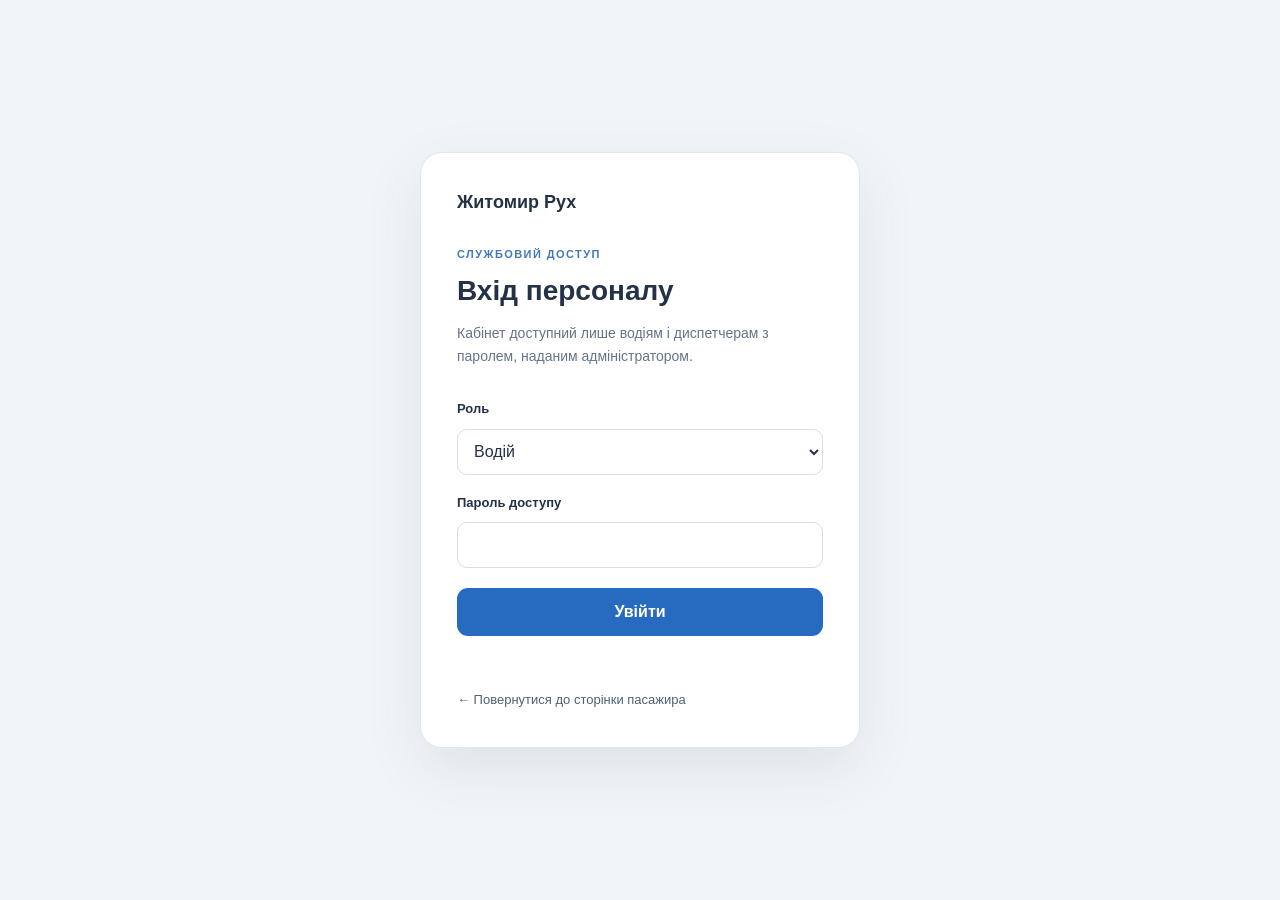
<file: staff-login.html>
<!DOCTYPE html>
<html lang="uk">
<head>
  <meta charset="UTF-8">
  <meta name="viewport" content="width=device-width, initial-scale=1">
  <meta name="robots" content="noindex, nofollow">
  <title>Вхід персоналу — Житомир Рух</title>
  <link rel="stylesheet" href="css/styles.css">
</head>
<body class="staff-login-page">
  <main class="staff-login-card">
    <a class="staff-login-brand" href="/">Житомир Рух</a>
    <p class="staff-login-eyebrow">СЛУЖБОВИЙ ДОСТУП</p>
    <h1>Вхід персоналу</h1>
    <p class="staff-login-description">Кабінет доступний лише водіям і диспетчерам з паролем, наданим адміністратором.</p>
    <form id="staff-login-form">
      <label for="staff-role">Роль</label>
      <select id="staff-role" name="role" required>
        <option value="driver">Водій</option>
        <option value="dispatcher">Диспетчер</option>
      </select>
      <label for="staff-password">Пароль доступу</label>
      <input id="staff-password" name="password" type="password" autocomplete="current-password" required>
      <button type="submit">Увійти</button>
      <p id="staff-login-status" role="status" aria-live="polite"></p>
    </form>
    <a class="staff-login-back" href="/">← Повернутися до сторінки пасажира</a>
  </main>
  <script>
    const form = document.getElementById('staff-login-form');
    const status = document.getElementById('staff-login-status');
    const requestedRole = new URLSearchParams(window.location.search).get('role');
    if (requestedRole === 'driver' || requestedRole === 'dispatcher') form.elements.role.value = requestedRole;
    form.addEventListener('submit', async (event) => {
      event.preventDefault();
      const button = form.querySelector('button[type="submit"]');
      button.disabled = true;
      status.textContent = 'Перевіряємо доступ…';
      try {
        const response = await fetch('/api/login', {
          method: 'POST',
          headers: { 'Content-Type': 'application/json' },
          body: JSON.stringify({ role: form.role.value, password: form.password.value })
        });
        const result = await response.json();
        if (!response.ok) throw new Error(result.error || 'Не вдалося увійти.');
        window.location.assign('/');
      } catch (error) {
        status.textContent = error.message || 'Сервер недоступний. Спробуйте пізніше.';
      } finally {
        button.disabled = false;
      }
    });
  </script>
</body>
</html>
</file>
<file: css/styles.css>
/* ==========================================================================
   ЖИТОМИР РУХ — ПРЕМІУМ ДИЗАЙН-СИСТЕМА МІСЬКОГО ТРАНСПОРТУ (2.0)
   Сучасний муніципальний веб-сервіс європейського рівня
   ========================================================================== */

:root {
  /* Палітра міського електротранспорту */
  --primary-50: #effaf6;
  --primary-100: #d8f3e8;
  --primary-200: #b4e8d2;
  --primary-300: #83d7b8;
  --primary-400: #50c29a;
  --primary-500: #26a77f;
  --primary-600: #168568;
  --primary-700: #126b56;
  --primary-800: #125545;
  --primary-900: #104638;
  --primary-glow: rgba(22, 133, 104, 0.3);

  /* Тематичні кольори транспорту */
  --color-trolley: #168568;
  --color-bus: #10b981;
  --color-orange: #f97316;
  --color-purple: #8b5cf6;

  /* Семантичні статуси */
  --success: #10b981;
  --success-glow: rgba(16, 185, 129, 0.3);
  --success-bg: #ecfdf5;
  --success-text: #065f46;
  --success-border: #a7f3d0;

  --warning: #f59e0b;
  --warning-glow: rgba(245, 158, 11, 0.3);
  --warning-bg: #fffbeb;
  --warning-text: #92400e;
  --warning-border: #fde68a;

  --danger: #ef4444;
  --danger-glow: rgba(239, 68, 68, 0.3);
  --danger-bg: #fef2f2;
  --danger-text: #991b1b;
  --danger-border: #fecaca;

  --info: #3b82f6;
  --info-bg: #eff6ff;
  --info-text: #1e40af;
  --info-border: #bfdbfe;

  /* Темна та світла основа */
  --bg-deep: #102321;
  --bg-header: #173431;
  --bg-surface-dark: #1d403b;
  --bg-card-dark: #27524a;
  
  --bg-app: #f3f7f4;
  --bg-card: #ffffff;
  --bg-subtle: #f8fafc;

  --text-main: #0f172a;
  --text-secondary: #334155;
  --text-muted: #64748b;
  --text-light: #94a3b8;
  --text-white: #ffffff;

  --border-subtle: #e2e8f0;
  --border-strong: #cbd5e1;
  --border-focus: #168568;

  /* Закруглення */
  --radius-xs: 6px;
  --radius-sm: 10px;
  --radius-md: 14px;
  --radius-lg: 20px;
  --radius-xl: 28px;
  --radius-full: 9999px;

  /* Тіні та глибина */
  --shadow-sm: 0 2px 4px rgba(15, 23, 42, 0.04), 0 1px 2px rgba(15, 23, 42, 0.02);
  --shadow-md: 0 6px 16px -2px rgba(15, 23, 42, 0.08), 0 2px 6px -1px rgba(15, 23, 42, 0.04);
  --shadow-lg: 0 14px 30px -5px rgba(15, 23, 42, 0.12), 0 6px 12px -3px rgba(15, 23, 42, 0.06);
  --shadow-floating: 0 20px 40px -10px rgba(15, 23, 42, 0.2);
  --shadow-glow: 0 0 20px var(--primary-glow);

  /* Шрифти */
  --font-sans: 'Manrope', -apple-system, BlinkMacSystemFont, 'Segoe UI', Roboto, sans-serif;
  --font-mono: 'JetBrains Mono', ui-monospace, Menlo, Monaco, Consolas, monospace;

  --transition-fast: 0.15s cubic-bezier(0.4, 0, 0.2, 1);
  --transition-normal: 0.25s cubic-bezier(0.4, 0, 0.2, 1);
}

/* ==========================================================================
   БАЗОВІ СТИЛІ ТА СКИДАННЯ
   ========================================================================== */

* {
  box-sizing: border-box;
  margin: 0;
  padding: 0;
}

body {
  font-family: var(--font-sans);
  background-color: var(--bg-app);
  color: var(--text-main);
  line-height: 1.5;
  height: 100vh;
  display: flex;
  flex-direction: column;
  overflow: hidden;
  -webkit-font-smoothing: antialiased;
}

.app-main-layout {
  flex: 1;
  min-height: 0;
}

a {
  color: inherit;
  text-decoration: none;
}

button, input, select {
  font-family: inherit;
}

button {
  -webkit-tap-highlight-color: transparent;
}

button:focus-visible,
input:focus-visible,
select:focus-visible {
  outline: 3px solid rgba(38, 167, 127, 0.4);
  outline-offset: 2px;
}

/* ==========================================================================
   ПРЕМІУМ ШАПКА ТА НАВІГАЦІЯ 3-Х СТОРІНОК
   ========================================================================== */

.app-header {
  background: linear-gradient(135deg, #102321 0%, #173431 55%, #245047 100%);
  color: #ffffff;
  padding: 0.65rem 1.75rem;
  display: flex;
  align-items: center;
  justify-content: space-between;
  box-shadow: 0 4px 25px rgba(0, 0, 0, 0.35);
  z-index: 1000;
  flex-shrink: 0;
  border-bottom: 1px solid rgba(255, 255, 255, 0.1);
}

.brand-section {
  display: flex;
  align-items: center;
}

.brand-link {
  display: flex;
  align-items: center;
  gap: 0.95rem;
  transition: opacity var(--transition-fast);
}

.brand-link:hover {
  opacity: 0.92;
}

.brand-logo-icon {
  width: 46px;
  height: 46px;
  background: linear-gradient(135deg, #168568 0%, #50c29a 100%);
  border-radius: var(--radius-md);
  display: flex;
  align-items: center;
  justify-content: center;
  font-size: 1.7rem;
  box-shadow: 0 4px 16px rgba(22, 133, 104, 0.35);
  border: 1px solid rgba(255, 255, 255, 0.25);
  flex-shrink: 0;
}

.brand-logo-icon svg,
.role-icon svg {
  width: 1.2em;
  height: 1.2em;
  fill: none;
  stroke: currentColor;
  stroke-width: 1.8;
  stroke-linecap: round;
  stroke-linejoin: round;
}

.brand-logo-icon svg {
  width: 30px;
  height: 30px;
  color: #fff;
}

.role-icon svg {
  display: block;
  width: 19px;
  height: 19px;
  color: currentColor;
}

.ui-icon {
  display: inline-block;
  flex: 0 0 auto;
  width: 18px;
  height: 18px;
  vertical-align: -0.2em;
}

.ui-icon:not(.no-stroke) {
  fill: none;
  stroke: currentColor;
  stroke-width: 1.8;
  stroke-linecap: round;
  stroke-linejoin: round;
}

.brand-title-wrap {
  display: flex;
  flex-direction: column;
}

.brand-title {
  font-size: 1.35rem;
  font-weight: 900;
  letter-spacing: -0.03em;
  color: #ffffff;
  display: flex;
  align-items: center;
  gap: 0.55rem;
  line-height: 1.2;
}

.live-pill {
  font-size: 0.65rem;
  background: linear-gradient(135deg, #168568, #26a77f);
  padding: 0.2rem 0.65rem;
  border-radius: var(--radius-full);
  font-weight: 800;
  text-transform: uppercase;
  letter-spacing: 0.06em;
  box-shadow: 0 0 12px rgba(22, 133, 104, 0.35);
  border: 1px solid rgba(255, 255, 255, 0.3);
}

.brand-tagline {
  font-size: 0.74rem;
  color: #94a3b8;
  font-weight: 600;
  letter-spacing: 0.01em;
}

/* Навігаційний перемикач 3-х сторінок сайту */
.role-nav-container {
  display: flex;
  background: rgba(11, 19, 43, 0.7);
  padding: 0.35rem;
  border-radius: var(--radius-full);
  gap: 0.4rem;
  border: 1px solid rgba(255, 255, 255, 0.12);
  backdrop-filter: blur(14px);
  box-shadow: inset 0 2px 4px rgba(0, 0, 0, 0.3);
}

.role-nav-link {
  display: flex;
  align-items: center;
  gap: 0.55rem;
  padding: 0.55rem 1.35rem;
  border-radius: var(--radius-full);
  font-size: 0.88rem;
  font-weight: 700;
  color: #cbd5e1;
  transition: all var(--transition-fast);
  cursor: pointer;
  border: 1px solid transparent;
}

.role-nav-entry { text-decoration: none; white-space: nowrap; }

.role-nav-link:hover {
  color: #ffffff;
  background: rgba(255, 255, 255, 0.08);
}

.role-nav-link.active {
  background: linear-gradient(135deg, #168568 0%, #126b56 100%);
  color: #ffffff;
  box-shadow: 0 4px 15px rgba(22, 133, 104, 0.35);
  border-color: rgba(255, 255, 255, 0.25);
}

.role-nav-link.driver-active.active {
  background: linear-gradient(135deg, #10b981 0%, #059669 100%);
  box-shadow: 0 4px 15px rgba(16, 185, 129, 0.6);
}

.role-nav-link.dispatcher-active.active {
  background: linear-gradient(135deg, #6366f1 0%, #4f46e5 100%);
  box-shadow: 0 4px 15px rgba(99, 102, 241, 0.6);
}

.role-icon {
  font-size: 1.1rem;
}

.header-right-meta {
  display: flex;
  align-items: center;
  gap: 0.95rem;
}

.live-clock-badge {
  font-family: var(--font-mono);
  font-size: 0.88rem;
  font-weight: 700;
  color: #e2e8f0;
  background: rgba(255, 255, 255, 0.08);
  padding: 0.45rem 0.85rem;
  border-radius: var(--radius-sm);
  border: 1px solid rgba(255, 255, 255, 0.12);
  letter-spacing: 0.05em;
}

.header-status-indicator {
  display: flex;
  align-items: center;
  gap: 0.55rem;
  background: rgba(16, 185, 129, 0.15);
  border: 1px solid rgba(16, 185, 129, 0.4);
  padding: 0.45rem 1rem;
  border-radius: var(--radius-full);
  font-size: 0.82rem;
  font-weight: 700;
  color: #34d399;
}

.pulse-dot {
  width: 9px;
  height: 9px;
  background-color: #10b981;
  border-radius: 50%;
  animation: pulse-ring 2s infinite ease-out;
}

@keyframes pulse-ring {
  0% { transform: scale(0.95); box-shadow: 0 0 0 0 rgba(16, 185, 129, 0.8); }
  70% { transform: scale(1.15); box-shadow: 0 0 0 10px rgba(16, 185, 129, 0); }
  100% { transform: scale(0.95); box-shadow: 0 0 0 0 rgba(16, 185, 129, 0); }
}

/* ==========================================================================
   КОНТЕЙНЕР СТОРІНОК ТА ПЕРЕМИКАННЯ
   ========================================================================== */

.page-view {
  display: none;
  width: 100%;
  height: 100%;
  overflow: hidden;
  position: relative;
}

.page-view.active-page {
  display: flex;
  animation: fadeIn 0.25s ease-out forwards;
}

@keyframes fadeIn {
  from { opacity: 0; transform: translateY(4px); }
  to { opacity: 1; transform: translateY(0); }
}

/* ==========================================================================
   СТОРІНКА 1: ПАСАЖИРСЬКИЙ СЕРВІС
   ========================================================================== */

.passenger-layout {
  display: flex;
  width: 100%;
  height: 100%;
  overflow: hidden;
}

.passenger-sidebar {
  width: 520px;
  max-width: 48vw;
  background: #ffffff;
  border-right: 1px solid var(--border-subtle);
  display: flex;
  flex-direction: column;
  overflow-y: auto;
  z-index: 20;
  box-shadow: var(--shadow-lg);
  flex-shrink: 0;
  scrollbar-width: thin;
  scrollbar-color: #cbd5e1 #f8fafc;
}

.passenger-sidebar::-webkit-scrollbar {
  width: 6px;
}
.passenger-sidebar::-webkit-scrollbar-thumb {
  background: #cbd5e1;
  border-radius: var(--radius-full);
}

.passenger-tabs-nav {
  display: flex;
  border-bottom: 1px solid var(--border-subtle);
  background: #ffffff;
  position: sticky;
  top: 0;
  z-index: 30;
  box-shadow: 0 2px 8px rgba(0, 0, 0, 0.03);
}

.nav-tab-btn {
  flex: 1;
  display: flex;
  flex-direction: column;
  align-items: center;
  justify-content: center;
  padding: 0.85rem 0.25rem;
  background: transparent;
  border: none;
  border-bottom: 3px solid transparent;
  font-size: 0.78rem;
  font-weight: 800;
  color: var(--text-muted);
  cursor: pointer;
  transition: all var(--transition-fast);
  gap: 0.25rem;
}

.nav-tab-btn .tab-icon {
  font-size: 1.25rem;
  line-height: 1;
}

.nav-tab-btn .ui-icon {
  width: 20px;
  height: 20px;
}

.nav-tab-btn:hover {
  color: var(--primary-600);
  background: #f8fafc;
}

.nav-tab-btn.active {
  color: var(--primary-600);
  border-bottom-color: var(--primary-600);
  background: #ffffff;
}

.passenger-tab-body {
  padding: 1.25rem;
  display: flex;
  flex-direction: column;
  gap: 1.35rem;
}

/* Пошуковий рядок */
.search-filter-box {
  display: flex;
  flex-direction: column;
  gap: 0.85rem;
}

.search-input-wrapper {
  position: relative;
  display: flex;
  align-items: center;
}

.search-icon {
  position: absolute;
  left: 1.15rem;
  font-size: 1.15rem;
  color: var(--text-light);
  pointer-events: none;
}

.search-input {
  width: 100%;
  padding: 0.85rem 2.6rem 0.85rem 2.85rem;
  border: 1.5px solid var(--border-subtle);
  border-radius: var(--radius-md);
  font-size: 0.95rem;
  font-weight: 600;
  font-family: inherit;
  background: #ffffff;
  color: var(--text-main);
  box-shadow: var(--shadow-sm);
  transition: all var(--transition-fast);
}

.search-input:focus {
  outline: none;
  border-color: var(--border-focus);
  box-shadow: 0 0 0 4px rgba(2, 132, 199, 0.15);
}

.btn-clear {
  position: absolute;
  right: 0.85rem;
  background: #f1f5f9;
  border: none;
  color: var(--text-muted);
  width: 24px;
  height: 24px;
  border-radius: 50%;
  font-size: 0.8rem;
  display: flex;
  align-items: center;
  justify-content: center;
  cursor: pointer;
  transition: all var(--transition-fast);
}

.btn-clear:hover {
  background: #e2e8f0;
  color: var(--text-main);
}

.filter-pills {
  display: flex;
  gap: 0.5rem;
}

.filter-pill {
  display: inline-flex;
  align-items: center;
  gap: 0.4rem;
  padding: 0.45rem 1rem;
  background: #f1f5f9;
  border: 1px solid var(--border-subtle);
  border-radius: var(--radius-full);
  font-size: 0.82rem;
  font-weight: 700;
  color: var(--text-secondary);
  cursor: pointer;
  transition: all var(--transition-fast);
}

.filter-pill:hover {
  background: #e2e8f0;
  color: var(--text-main);
}

.filter-pill.active {
  background: var(--primary-100);
  border-color: var(--primary-600);
  color: var(--primary-800);
  box-shadow: 0 2px 6px rgba(2, 132, 199, 0.2);
}

/* Маршрутні чіпи */
.routes-horizontal-list {
  display: flex;
  gap: 0.65rem;
  overflow-x: auto;
  padding-bottom: 0.5rem;
  scrollbar-width: thin;
}

.stop-search-results {
  display: flex;
  flex-wrap: wrap;
  gap: 0.5rem;
  padding: 0 1rem 0.75rem;
}

.stop-search-heading,
.stop-search-empty {
  width: 100%;
  color: #64748b;
  font-size: 0.78rem;
}

.stop-search-result {
  display: flex;
  flex-direction: column;
  align-items: flex-start;
  gap: 0.15rem;
  border: 1px solid var(--border-subtle);
  border-radius: 0.65rem;
  background: #fff;
  padding: 0.55rem 0.75rem;
  color: var(--text-main);
  text-align: left;
  cursor: pointer;
}

.stop-search-result span {
  color: #64748b;
  font-size: 0.72rem;
}

.stop-search-result:hover {
  border-color: var(--primary-600);
  background: #f0f9ff;
}

.route-chip {
  flex-shrink: 0;
  display: flex;
  align-items: center;
  gap: 0.65rem;
  padding: 0.6rem 0.95rem;
  background: #ffffff;
  border: 1.5px solid var(--border-subtle);
  border-radius: var(--radius-md);
  cursor: pointer;
  transition: all var(--transition-fast);
  box-shadow: var(--shadow-sm);
}

.route-chip:hover {
  background: #f8fafc;
  border-color: var(--border-strong);
  transform: translateY(-2px);
  box-shadow: var(--shadow-md);
}

.route-chip.active {
  background: #ffffff;
  border-color: var(--chip-color, var(--primary-600));
  box-shadow: 0 0 0 2px var(--chip-color, var(--primary-600)), var(--shadow-md);
}

.route-chip-badge {
  background: var(--chip-color, var(--primary-600));
  color: #ffffff;
  font-weight: 900;
  font-size: 0.95rem;
  padding: 0.25rem 0.65rem;
  border-radius: var(--radius-sm);
  box-shadow: 0 2px 6px rgba(0, 0, 0, 0.15);
}

.route-chip-info {
  display: flex;
  flex-direction: column;
  max-width: 155px;
}

.route-chip-type {
  font-size: 0.68rem;
  text-transform: uppercase;
  color: var(--text-muted);
  font-weight: 800;
  letter-spacing: 0.03em;
}

.route-chip-name {
  font-size: 0.82rem;
  white-space: nowrap;
  overflow: hidden;
  text-overflow: ellipsis;
  font-weight: 700;
  color: var(--text-main);
}

/* Картка активного маршруту */
.selected-route-card {
  background: #ffffff;
  border: 1px solid var(--border-subtle);
  border-radius: var(--radius-xl);
  padding: 1.45rem;
  box-shadow: var(--shadow-md);
  display: flex;
  flex-direction: column;
  gap: 1.25rem;
}

.route-card-header {
  display: flex;
  align-items: flex-start;
  justify-content: space-between;
  gap: 0.95rem;
}

.route-title-group {
  display: flex;
  align-items: center;
  gap: 1.1rem;
}

.route-large-badge {
  color: #ffffff;
  font-size: 1.6rem;
  font-weight: 900;
  padding: 0.65rem 1.2rem;
  border-radius: var(--radius-md);
  box-shadow: 0 4px 14px rgba(0, 0, 0, 0.18);
}

.route-type-badge {
  font-size: 0.76rem;
  font-weight: 800;
  text-transform: uppercase;
  color: var(--text-muted);
  letter-spacing: 0.04em;
}

.route-main-name {
  font-size: 1.2rem;
  font-weight: 900;
  line-height: 1.25;
  color: var(--text-main);
}

.btn-star-fav {
  background: #f8fafc;
  border: 1px solid var(--border-subtle);
  padding: 0.5rem 0.95rem;
  border-radius: var(--radius-full);
  font-size: 0.82rem;
  font-weight: 700;
  cursor: pointer;
  color: var(--text-secondary);
  transition: all var(--transition-fast);
}

.btn-star-fav:hover {
  background: #fffbeb;
  border-color: #fde68a;
  color: #d97706;
}

.btn-star-fav.is-fav {
  background: #fef3c7;
  border-color: #f59e0b;
  color: #b45309;
}

.route-meta-strip {
  display: grid;
  grid-template-columns: repeat(2, 1fr);
  gap: 0.75rem;
  background: #f8fafc;
  padding: 0.95rem 1.15rem;
  border-radius: var(--radius-lg);
  border: 1px solid var(--border-subtle);
}

.meta-item {
  display: flex;
  flex-direction: column;
}

.meta-label {
  color: var(--text-muted);
  font-size: 0.72rem;
  font-weight: 700;
}

.meta-val {
  font-weight: 800;
  color: var(--text-main);
  font-size: 0.92rem;
}

.verified-data-link {
  color: var(--primary-700);
  text-decoration: underline;
  text-underline-offset: 2px;
}

.route-data-notice {
  margin-top: 0.75rem;
  padding: 0.75rem 0.9rem;
  border: 1px solid #ead8ad;
  border-radius: var(--radius-md);
  background: #fff9e9;
  color: #70531b;
  font-size: 0.78rem;
  line-height: 1.5;
}

.route-data-notice a {
  display: inline-block;
  margin-left: 0.25rem;
  color: #075c49;
  font-weight: 800;
  text-decoration: underline;
  text-underline-offset: 2px;
}

.text-emerald {
  color: #059669;
}

/* Перемикач напрямків */
.direction-switch-bar {
  display: flex;
  flex-direction: column;
  gap: 0.45rem;
  background: #f1f5f9;
  padding: 0.45rem;
  border-radius: var(--radius-md);
}

.dir-btn {
  background: transparent;
  border: none;
  padding: 0.65rem 0.95rem;
  border-radius: var(--radius-sm);
  font-size: 0.85rem;
  text-align: left;
  color: var(--text-secondary);
  cursor: pointer;
  font-weight: 600;
  transition: all var(--transition-fast);
}

.dir-btn span {
  font-weight: 900;
  color: var(--text-main);
}

.dir-btn.active {
  background: #ffffff;
  color: var(--primary-600);
  font-weight: 800;
  box-shadow: var(--shadow-sm);
}

/* Таймлайн зупинок */
.stops-timeline-wrapper {
  display: flex;
  flex-direction: column;
  gap: 0.85rem;
}

.section-subheading {
  font-size: 0.92rem;
  font-weight: 800;
  color: var(--text-secondary);
}

.stops-timeline {
  display: flex;
  flex-direction: column;
  position: relative;
  padding-left: 1.25rem;
}

.stops-timeline::before {
  content: '';
  position: absolute;
  top: 14px;
  bottom: 14px;
  left: 21px;
  width: 3px;
  background: #cbd5e1;
  z-index: 1;
}

.stop-timeline-node {
  position: relative;
  display: flex;
  align-items: flex-start;
  gap: 1.05rem;
  padding: 0.65rem 0;
  cursor: pointer;
  transition: all var(--transition-fast);
}

.stop-timeline-node:hover .node-name {
  color: var(--primary-600);
}

.node-marker {
  position: relative;
  z-index: 2;
  width: 17px;
  height: 17px;
  border-radius: 50%;
  background: #ffffff;
  border: 4px solid #64748b;
  margin-top: 2px;
  transition: all var(--transition-fast);
  flex-shrink: 0;
}

.node-marker.terminal {
  border-color: var(--primary-600);
  background: var(--primary-600);
}

.stop-timeline-node.selected .node-marker {
  border-color: #10b981;
  background: #10b981;
  box-shadow: 0 0 0 6px rgba(16, 185, 129, 0.25);
}

.node-content {
  flex: 1;
  display: flex;
  flex-direction: column;
}

.node-name-row {
  display: flex;
  align-items: center;
  gap: 0.5rem;
}

.node-name {
  font-size: 0.94rem;
  font-weight: 700;
  color: var(--text-main);
}

.node-sub {
  display: flex;
  align-items: center;
  justify-content: space-between;
  font-size: 0.76rem;
  color: var(--text-muted);
}

.btn-peek-eta {
  background: transparent;
  border: none;
  color: var(--primary-600);
  font-size: 0.78rem;
  font-weight: 800;
  cursor: pointer;
  padding: 0;
}

.btn-peek-eta:hover {
  text-decoration: underline;
}

/* Цифрове табло прибуття на зупинці (LED Airport style) */
.live-stop-card {
  background: linear-gradient(135deg, #173431 0%, #245047 100%);
  color: #ffffff;
  border-radius: var(--radius-xl);
  padding: 1.45rem;
  box-shadow: var(--shadow-floating);
  display: flex;
  flex-direction: column;
  gap: 1.15rem;
  border: 1px solid rgba(255, 255, 255, 0.12);
}

.stop-card-head {
  display: flex;
  justify-content: space-between;
  align-items: flex-start;
}

.badge-live-pulse {
  display: inline-flex;
  align-items: center;
  font-size: 0.74rem;
  font-weight: 800;
  color: #34d399;
  text-transform: uppercase;
  margin-bottom: 0.35rem;
  letter-spacing: 0.05em;
}

.stop-headline {
  font-size: 1.35rem;
  font-weight: 900;
  line-height: 1.2;
}

.stop-zone-label {
  font-size: 0.8rem;
  color: #94a3b8;
  font-weight: 600;
}

.arrivals-table-container {
  overflow-x: auto;
}

.arrivals-table {
  width: 100%;
  border-collapse: collapse;
  font-size: 0.86rem;
}

.arrivals-table th {
  text-align: left;
  padding: 0.65rem 0.5rem;
  border-bottom: 1px solid rgba(255, 255, 255, 0.15);
  color: #94a3b8;
  font-weight: 800;
  font-size: 0.74rem;
  text-transform: uppercase;
  letter-spacing: 0.04em;
}

.arrivals-table td {
  padding: 0.85rem 0.5rem;
  border-bottom: 1px solid rgba(255, 255, 255, 0.08);
  vertical-align: middle;
}

.arrival-row.row-imminent {
  background: rgba(16, 185, 129, 0.12);
}

.arrival-route-badge {
  display: inline-block;
  color: #ffffff;
  font-weight: 900;
  padding: 0.25rem 0.65rem;
  border-radius: var(--radius-sm);
  font-size: 0.95rem;
  box-shadow: 0 2px 6px rgba(0, 0, 0, 0.25);
}

.arrival-type-sub {
  display: block;
  font-size: 0.68rem;
  color: #94a3b8;
  font-weight: 700;
}

.arrival-dest-name {
  font-weight: 800;
  color: #ffffff;
}

.arrival-stops-away {
  font-size: 0.72rem;
  color: #94a3b8;
}

.arrival-model {
  font-weight: 600;
  color: #cbd5e1;
}

.arrival-board-num {
  font-size: 0.72rem;
  color: #94a3b8;
}

.col-eta {
  text-align: right;
}

.eta-big {
  font-size: 1.35rem;
  font-weight: 900;
  font-family: var(--font-mono);
  color: #38bdf8;
  text-shadow: 0 0 12px rgba(56, 189, 248, 0.4);
}

.text-urgent {
  color: #f43f5e;
  text-shadow: 0 0 15px rgba(244, 63, 94, 0.5);
  animation: pulse-text 1.5s infinite;
}

@keyframes pulse-text {
  0%, 100% { opacity: 1; }
  50% { opacity: 0.65; }
}

/* ==========================================================================
   СТОРІНКА 2: КАБІНЕТ ВОДІЯ (COCKPIT HUD)
   ========================================================================== */

.driver-layout {
  display: flex;
  width: 100%;
  height: 100%;
  overflow: hidden;
  background: #070d19;
}

.driver-sidebar {
  width: 550px;
  max-width: 50vw;
  background: #0b132b;
  border-right: 1px solid rgba(255, 255, 255, 0.1);
  display: flex;
  flex-direction: column;
  overflow-y: auto;
  z-index: 20;
  box-shadow: var(--shadow-lg);
  flex-shrink: 0;
  color: #ffffff;
  padding: 1.35rem;
  gap: 1.35rem;
  scrollbar-width: thin;
  scrollbar-color: #334155 #0b132b;
}

.driver-card-dark {
  background: rgba(255, 255, 255, 0.04);
  border: 1px solid rgba(255, 255, 255, 0.1);
  border-radius: var(--radius-xl);
  padding: 1.35rem;
  display: flex;
  flex-direction: column;
  gap: 1rem;
  box-shadow: var(--shadow-md);
}

.driver-profile-header {
  display: flex;
  align-items: center;
  gap: 1.15rem;
}

.driver-avatar-circle {
  width: 62px;
  height: 62px;
  border-radius: 50%;
  background: linear-gradient(135deg, #10b981 0%, #059669 100%);
  display: flex;
  align-items: center;
  justify-content: center;
  font-size: 2.2rem;
  box-shadow: 0 4px 15px rgba(16, 185, 129, 0.4);
  border: 2px solid rgba(255, 255, 255, 0.3);
}

.driver-name-text {
  font-size: 1.35rem;
  font-weight: 900;
  line-height: 1.2;
}

.driver-sub-id {
  font-size: 0.8rem;
  color: #94a3b8;
  font-family: var(--font-mono);
}

.shift-controls-bar {
  display: flex;
  align-items: center;
  justify-content: space-between;
  background: rgba(0, 0, 0, 0.25);
  padding: 0.95rem 1.25rem;
  border-radius: var(--radius-lg);
  border: 1px solid rgba(255, 255, 255, 0.08);
}

.shift-status-text {
  font-size: 0.92rem;
  font-weight: 800;
  display: flex;
  align-items: center;
  gap: 0.6rem;
}

.shift-active { color: #34d399; }
.shift-idle { color: #94a3b8; }

.btn-shift-toggle {
  padding: 0.75rem 1.45rem;
  border-radius: var(--radius-md);
  font-size: 0.88rem;
  font-weight: 800;
  cursor: pointer;
  border: none;
  transition: all var(--transition-fast);
}

.btn-shift-start {
  background: linear-gradient(135deg, #10b981, #059669);
  color: #ffffff;
  box-shadow: 0 4px 15px rgba(16, 185, 129, 0.4);
}

.btn-shift-end {
  background: linear-gradient(135deg, #ef4444, #dc2626);
  color: #ffffff;
  box-shadow: 0 4px 15px rgba(239, 68, 68, 0.4);
}

.btn-shift-toggle:hover {
  transform: translateY(-2px);
}

/* Cockpit HUD Gauges */
.cockpit-gauges-grid {
  display: grid;
  grid-template-columns: 1.1fr 1.6fr 1.2fr;
  gap: 1rem;
}

.cockpit-gauge-box {
  background: rgba(0, 0, 0, 0.35);
  border: 1px solid rgba(255, 255, 255, 0.1);
  border-radius: var(--radius-lg);
  padding: 1.15rem;
  display: flex;
  flex-direction: column;
  align-items: center;
  justify-content: center;
  text-align: center;
}

.speed-lcd {
  font-size: 3.4rem;
  font-weight: 900;
  font-family: var(--font-mono);
  line-height: 1;
  color: #38bdf8;
  text-shadow: 0 0 20px rgba(56, 189, 248, 0.5);
}

.speed-unit-tag {
  font-size: 0.82rem;
  color: #94a3b8;
  text-transform: uppercase;
  font-weight: 800;
}

.gauge-caption {
  font-size: 0.72rem;
  color: #cbd5e1;
  margin-top: 0.45rem;
  font-weight: 700;
}

.next-stop-callout {
  align-items: stretch;
  text-align: left;
}

.callout-label {
  font-size: 0.68rem;
  text-transform: uppercase;
  color: #f59e0b;
  font-weight: 900;
  letter-spacing: 0.05em;
}

.callout-name {
  font-size: 1.05rem;
  font-weight: 900;
  color: #ffffff;
  margin-top: 0.2rem;
  line-height: 1.3;
}

.btn-announce-stop {
  background: linear-gradient(135deg, #0284c7 0%, #0369a1 100%);
  color: #ffffff;
  border: none;
  padding: 0.65rem 0.95rem;
  border-radius: var(--radius-md);
  font-size: 0.82rem;
  font-weight: 800;
  cursor: pointer;
  margin-top: 0.65rem;
  box-shadow: 0 4px 12px rgba(2, 132, 199, 0.4);
  transition: all var(--transition-fast);
}

.btn-announce-stop:hover {
  transform: translateY(-1px);
}

.deviation-lcd {
  font-size: 3rem;
  font-weight: 900;
  font-family: var(--font-mono);
  line-height: 1;
}

.dev-unit-sub {
  font-size: 1.2rem;
}

.text-ahead { color: #38bdf8; text-shadow: 0 0 15px rgba(56, 189, 248, 0.5); }
.text-ontime { color: #34d399; text-shadow: 0 0 15px rgba(52, 211, 153, 0.5); }
.text-delayed { color: #f43f5e; text-shadow: 0 0 15px rgba(244, 63, 94, 0.5); }

/* ==========================================================================
   СТОРІНКА 3: ДИСПЕТЧЕРСЬКИЙ ЦЕНТР КЕРУВАННЯ
   ========================================================================== */

.dispatcher-layout {
  display: flex;
  width: 100%;
  height: 100%;
  overflow: hidden;
  background: #070d19;
}

.dispatcher-sidebar {
  width: 680px;
  max-width: 58vw;
  background: #0b132b;
  border-right: 1px solid rgba(255, 255, 255, 0.1);
  display: flex;
  flex-direction: column;
  overflow-y: auto;
  z-index: 20;
  box-shadow: var(--shadow-lg);
  flex-shrink: 0;
  color: #ffffff;
  padding: 1.35rem;
  gap: 1.35rem;
  scrollbar-width: thin;
  scrollbar-color: #334155 #0b132b;
}

.dispatcher-kpi-bar {
  display: grid;
  grid-template-columns: repeat(3, minmax(0, 1fr));
  gap: 0.95rem;
}

.kpi-card {
  background: rgba(255, 255, 255, 0.04);
  border: 1px solid rgba(255, 255, 255, 0.1);
  border-radius: var(--radius-xl);
  padding: 1.1rem;
  display: flex;
  align-items: center;
  gap: 0.95rem;
  box-shadow: var(--shadow-sm);
  transition: transform var(--transition-fast);
}

.kpi-card:hover {
  transform: translateY(-2px);
  background: rgba(255, 255, 255, 0.06);
}

.kpi-icon-wrap {
  width: 50px;
  height: 50px;
  border-radius: var(--radius-lg);
  display: flex;
  align-items: center;
  justify-content: center;
  font-size: 1.45rem;
  flex-shrink: 0;
}

.kpi-val {
  font-size: 1.45rem;
  font-weight: 900;
  line-height: 1.1;
  font-family: var(--font-mono);
}

.kpi-label {
  font-size: 0.74rem;
  color: #94a3b8;
  font-weight: 700;
}

/* Диспетчерські фільтри */
.dispatcher-controls-card {
  background: rgba(255, 255, 255, 0.04);
  border: 1px solid rgba(255, 255, 255, 0.1);
  border-radius: var(--radius-xl);
  padding: 1.1rem;
}

.controls-row-top {
  display: flex;
  flex-wrap: wrap;
  gap: 0.95rem;
  align-items: center;
}

.search-box-flex {
  flex: 1.5;
  min-width: 240px;
}

.filters-flex {
  display: flex;
  gap: 0.65rem;
  flex: 2;
  min-width: 320px;
}

.sim-speed-buttons {
  display: flex;
  align-items: center;
  gap: 0.4rem;
  background: rgba(0, 0, 0, 0.35);
  padding: 0.35rem 0.55rem;
  border-radius: var(--radius-md);
  border: 1px solid rgba(255, 255, 255, 0.1);
}

.sim-label {
  font-size: 0.78rem;
  font-weight: 800;
  color: #94a3b8;
  padding-right: 0.25rem;
}

.btn-sim-speed {
  background: transparent;
  border: none;
  padding: 0.35rem 0.75rem;
  border-radius: var(--radius-sm);
  font-size: 0.82rem;
  font-weight: 800;
  color: #cbd5e1;
  cursor: pointer;
  transition: all var(--transition-fast);
}

.btn-sim-speed.active {
  background: var(--primary-600);
  color: #ffffff;
  box-shadow: 0 2px 8px rgba(2, 132, 199, 0.5);
}

/* Таблиця телеметрії флоту */
.active-trips-card, .alerts-log-card {
  background: rgba(255, 255, 255, 0.04);
  border: 1px solid rgba(255, 255, 255, 0.1);
  border-radius: var(--radius-xl);
  padding: 1.25rem;
  display: flex;
  flex-direction: column;
  gap: 1rem;
}

.table-top-bar {
  display: flex;
  justify-content: space-between;
  align-items: center;
}

.btn-sm-action {
  background: rgba(255, 255, 255, 0.08);
  border: 1px solid rgba(255, 255, 255, 0.15);
  color: #ffffff;
  padding: 0.5rem 0.95rem;
  border-radius: var(--radius-md);
  font-size: 0.8rem;
  font-weight: 700;
  cursor: pointer;
  transition: all var(--transition-fast);
}

.btn-sm-action:hover {
  background: rgba(255, 255, 255, 0.15);
  transform: translateY(-1px);
}

.dispatcher-table-wrapper {
  overflow-x: auto;
  max-height: 480px;
}

.dispatcher-table {
  width: 100%;
  border-collapse: collapse;
  font-size: 0.84rem;
}

.dispatcher-table th {
  position: sticky;
  top: 0;
  background: #111d38;
  padding: 0.75rem 0.6rem;
  border-bottom: 2px solid rgba(255, 255, 255, 0.15);
  font-weight: 900;
  text-align: left;
  color: #94a3b8;
  text-transform: uppercase;
  font-size: 0.74rem;
  letter-spacing: 0.04em;
}

.dispatcher-table td {
  padding: 0.75rem 0.6rem;
  border-bottom: 1px solid rgba(255, 255, 255, 0.06);
  vertical-align: middle;
}

.row-delayed-highlight {
  background: rgba(239, 68, 68, 0.12);
}

.disp-action-buttons {
  display: flex;
  gap: 0.35rem;
}

.btn-table-action {
  background: rgba(255, 255, 255, 0.08);
  border: 1px solid rgba(255, 255, 255, 0.15);
  border-radius: var(--radius-sm);
  padding: 0.4rem 0.55rem;
  cursor: pointer;
  font-size: 0.9rem;
  color: #ffffff;
  transition: all var(--transition-fast);
}

.btn-table-action:hover {
  background: rgba(255, 255, 255, 0.2);
  transform: translateY(-1px);
}

/* ==========================================================================
   СПІЛЬНА ІНТЕРАКТИВНА МАПА LEAFLET
   ========================================================================== */

.map-viewport-container {
  flex: 1;
  position: relative;
  background: #e2e8f0;
  background-image:
    radial-gradient(#d5e3db 1.2px, transparent 1.2px),
    radial-gradient(#d5e3db 1.2px, #f3f7f4 1.2px);
  background-size: 24px 24px;
  background-position: 0 0, 12px 12px;
}

#leaflet-map {
  width: 100%;
  height: 100%;
  background: transparent;
}

.map-floating-toolbar {
  position: absolute;
  top: 1.25rem;
  right: 1.25rem;
  z-index: 500;
  display: flex;
  flex-direction: column;
  gap: 0.65rem;
}

.map-data-badge {
  position: absolute;
  z-index: 500;
  top: 0.75rem;
  left: 0.75rem;
  max-width: calc(100% - 1.5rem);
  padding: 0.45rem 0.7rem;
  border: 1px solid rgba(255, 255, 255, 0.78);
  border-radius: 999px;
  background: rgba(255, 249, 233, 0.95);
  color: #70531b;
  font-size: 0.7rem;
  font-weight: 800;
  box-shadow: 0 2px 10px rgba(0, 0, 0, 0.13);
  pointer-events: none;
}

.map-location-status {
  position: absolute;
  z-index: 520;
  top: 3rem;
  left: 0.75rem;
  width: min(24rem, calc(100% - 1.5rem));
  padding: 0.7rem 0.85rem;
  border: 1px solid #bfdbfe;
  border-radius: 12px;
  background: rgba(239, 246, 255, 0.97);
  color: #1e3a8a;
  font-size: 0.78rem;
  font-weight: 700;
  line-height: 1.45;
  box-shadow: 0 5px 18px rgba(15, 23, 42, 0.18);
}

.map-location-status[hidden] {
  display: none;
}

.map-location-status[data-state="success"] {
  border-color: #86efac;
  background: rgba(240, 253, 244, 0.97);
  color: #166534;
}

.map-location-status[data-state="error"] {
  border-color: #fca5a5;
  background: rgba(254, 242, 242, 0.98);
  color: #991b1b;
}

.btn-map-control {
  background: rgba(255, 255, 255, 0.95);
  backdrop-filter: blur(12px);
  border: 1px solid var(--border-subtle);
  padding: 0.75rem 1.15rem;
  border-radius: var(--radius-md);
  font-size: 0.85rem;
  font-weight: 800;
  color: var(--text-main);
  box-shadow: var(--shadow-md);
  cursor: pointer;
  display: flex;
  align-items: center;
  gap: 0.55rem;
  transition: all var(--transition-fast);
}

.btn-map-control > span {
  display: inline-flex;
  align-items: center;
  gap: 0.5rem;
}

.btn-map-control:hover {
  background: #ffffff;
  border-color: var(--primary-600);
  color: var(--primary-600);
  transform: translateY(-2px);
  box-shadow: var(--shadow-lg);
}

/* Узгоджені стани та форма інтерактивних кнопок */
.role-nav-link,
.filter-pill,
.route-chip,
.btn-star-fav,
.btn-shift-toggle,
.btn-announce-stop,
.btn-sim-speed,
.btn-sm-action,
.btn-table-action,
.btn-map-control,
.btn-calculate-route,
.btn-swap {
  border-radius: 12px;
  font-weight: 750;
  transition: background-color var(--transition-fast), color var(--transition-fast),
    border-color var(--transition-fast), box-shadow var(--transition-fast), transform var(--transition-fast);
}

.role-nav-link,
.btn-star-fav,
.btn-shift-toggle,
.btn-announce-stop,
.btn-sm-action,
.btn-calculate-route,
.btn-swap,
.btn-map-control {
  box-shadow: 0 2px 5px rgba(16, 35, 33, 0.12);
}

.role-nav-link:hover,
.filter-pill:hover,
.route-chip:hover,
.btn-star-fav:hover,
.btn-shift-toggle:hover,
.btn-announce-stop:hover,
.btn-sm-action:hover,
.btn-table-action:hover,
.btn-map-control:hover,
.btn-calculate-route:hover,
.btn-swap:hover {
  transform: translateY(-1px);
}

.role-nav-link:active,
.filter-pill:active,
.route-chip:active,
.btn-star-fav:active,
.btn-shift-toggle:active,
.btn-announce-stop:active,
.btn-sm-action:active,
.btn-table-action:active,
.btn-map-control:active,
.btn-calculate-route:active,
.btn-swap:active {
  transform: translateY(0);
}

/* Маркери ТЗ */
.custom-vehicle-marker-wrapper {
  background: transparent;
  border: none;
}

.vehicle-marker-box {
  width: 64px;
  height: 54px;
  color: #0f172a;
  display: flex;
  align-items: center;
  justify-content: center;
  position: relative;
  transition: all 0.2s ease;
}

.vehicle-icon {
  display: block;
  width: 64px;
  height: 46px;
  overflow: visible;
  filter: drop-shadow(0 3px 4px rgba(15, 23, 42, 0.45));
}

.vehicle-body {
  fill: var(--route-color, #0284c7);
  stroke: #ffffff;
  stroke-width: 2;
}

.vehicle-route-sign {
  fill: #fff4c2;
  stroke: #263445;
  stroke-width: 0.8;
}

.vehicle-window {
  fill: #d9f1f8;
  stroke: #263445;
  stroke-width: 0.8;
}

.vehicle-bumper {
  fill: none;
  stroke: #e2e8f0;
  stroke-width: 2;
  stroke-linecap: round;
}

.vehicle-wheel {
  fill: #1e293b;
  stroke: #ffffff;
  stroke-width: 1;
}

.trolley-pole {
  fill: none;
  stroke: #1e293b;
  stroke-width: 2;
  stroke-linecap: round;
}

.vehicle-bearing-arrow {
  position: absolute;
  top: -1px;
  right: 4px;
  z-index: 2;
  font-size: 9px;
  color: #102a43;
  text-shadow: 0 1px 1px rgba(255, 255, 255, 0.9);
  pointer-events: none;
}

.vehicle-badge-num {
  position: absolute;
  top: 10px;
  left: 14px;
  z-index: 1;
  width: 19px;
  color: #102a43;
  font-size: 0.48rem;
  font-weight: 950;
  line-height: 8px;
  text-align: center;
  white-space: nowrap;
}

.vehicle-sub-board {
  position: absolute;
  right: 0;
  bottom: 0;
  padding: 1px 3px;
  border: 1px solid #ffffff;
  border-radius: 4px;
  background: #102a43;
  color: #ffffff;
  font-size: 0.48rem;
  font-weight: 800;
  line-height: 1;
}

.vehicle-marker-box.status-delayed {
  box-shadow: 0 0 0 5px rgba(239, 68, 68, 0.75);
}

.vehicle-marker-box.status-ahead {
  box-shadow: 0 0 0 5px rgba(59, 130, 246, 0.75);
}

/* Маркери зупинок */
.custom-stop-marker-wrapper {
  background: transparent;
  border: none;
}

.custom-stop-marker {
  width: 18px;
  height: 18px;
  background: #ffffff;
  border: 3px solid #0284c7;
  border-radius: 50%;
  display: flex;
  align-items: center;
  justify-content: center;
  box-shadow: 0 2px 6px rgba(0, 0, 0, 0.35);
  transition: transform 0.2s ease;
}

.custom-stop-marker.active-route-stop {
  border-color: #10b981;
  background: #ecfdf5;
  box-shadow: 0 0 0 4px rgba(16, 185, 129, 0.35);
}

.custom-stop-marker:hover {
  transform: scale(1.4);
}

.stop-dot {
  width: 6px;
  height: 6px;
  background: #0284c7;
  border-radius: 50%;
}

.active-route-stop .stop-dot {
  background: #10b981;
}

/* ==========================================================================
   АДАПТИВНІСТЬ ДЛЯ СМАРТФОНІВ ТА ПЛАНШЕТІВ
   ========================================================================== */

@media (max-width: 992px) {
  .app-header {
    flex-wrap: wrap;
    gap: 0.85rem;
    padding: 0.75rem 1.15rem;
  }

  .brand-title {
    font-size: 1.15rem;
  }

  .header-right-meta {
    display: none;
  }

  .page-view.active-page {
    flex-direction: column-reverse;
    min-height: 0;
  }

  .passenger-sidebar, .driver-sidebar, .dispatcher-sidebar {
    width: 100% !important;
    max-width: 100% !important;
    height: auto;
    min-height: 0;
    flex: 1 1 0;
    border-right: none;
    border-top: 2px solid var(--border-subtle);
  }

  .map-viewport-container {
    flex: 0 0 38%;
    min-height: 210px;
    width: 100%;
  }

  .dispatcher-kpi-bar {
    grid-template-columns: repeat(2, 1fr);
  }

  .cockpit-gauges-grid {
    grid-template-columns: 1fr;
    gap: 0.75rem;
  }
}

@media (max-width: 640px) {
  body {
    height: auto;
    min-height: 100dvh;
    overflow-x: hidden;
    overflow-y: auto;
  }

  .app-main-layout {
    flex: 0 0 auto;
    min-height: 0;
    overflow: visible;
  }

  .page-view.active-page {
    height: auto;
    min-height: 0;
    overflow: visible;
    flex: 0 0 auto;
  }

  .passenger-sidebar,
  .driver-sidebar,
  .dispatcher-sidebar {
    flex: 0 0 auto;
    height: auto;
    min-height: 0;
    overflow: visible;
  }

  .map-viewport-container {
    flex: 0 0 auto;
    height: clamp(200px, 30dvh, 280px);
    min-height: 200px;
  }

  .app-header {
    gap: 0.65rem;
    padding: 0.6rem 0.75rem;
  }

  .brand-link {
    gap: 0.6rem;
  }

  .brand-logo-icon {
    width: 40px;
    height: 40px;
    font-size: 1.4rem;
  }

  .brand-tagline {
    display: none;
  }

  .role-nav-container {
    width: 100%;
    justify-content: space-between;
    gap: 0.2rem;
    padding: 0.25rem;
  }

  .role-nav-link {
    flex: 1 1 0;
    justify-content: center;
    gap: 0.35rem;
    padding: 0.5rem 0.35rem;
    font-size: 0.72rem;
    white-space: nowrap;
  }

  .role-icon {
    font-size: 0.95rem;
  }

  .map-floating-toolbar {
    top: 0.65rem;
    right: 0.65rem;
    gap: 0.4rem;
  }

  .btn-map-control {
    padding: 0.55rem 0.7rem;
    font-size: 0.74rem;
  }

  .passenger-tab-body {
    padding: 0.85rem;
    gap: 1rem;
  }

  .passenger-tabs-nav {
    overflow-x: auto;
  }

  .nav-tab-btn {
    min-width: 68px;
    padding: 0.65rem 0.2rem;
    font-size: 0.68rem;
  }

  .live-stop-card {
    padding: 1rem;
    border-radius: var(--radius-lg);
  }

  .dispatcher-kpi-bar {
    grid-template-columns: repeat(2, minmax(0, 1fr));
  }

  .dispatcher-split-grid {
    grid-template-columns: 1fr;
  }
}

/* Trip planner and saved items */
.planner-tab-content,
.favorites-tab-content { display: grid; gap: 1rem; padding: 1rem; }
.planner-card,
.fav-section,
.favorites-heading,
.trip-results-card {
  border: 1px solid #e4ebe6;
  border-radius: 18px;
  background: #fff;
  box-shadow: 0 8px 24px rgba(26, 57, 44, .055);
}
.planner-card { padding: 1.2rem; background: linear-gradient(135deg, #f4f8f5 0%, #fff 72%); }
.planner-heading { display: flex; align-items: center; gap: .75rem; }
.planner-heading-icon,
.favorites-empty-icon { display: grid; place-items: center; width: 44px; height: 44px; flex: none; border-radius: 14px; color: #147b61; background: #e6f4ee; }
.planner-title { margin: .12rem 0 0; color: #173c32; font-size: 1.2rem; }
.planner-intro { margin: .75rem 0 1.1rem; max-width: 40rem; color: #687970; font-size: .88rem; line-height: 1.55; }
.planner-demo-note { margin: -.55rem 0 1rem; color: #718178; font-size: .72rem; line-height: 1.45; }
.planner-form { display: grid; grid-template-columns: minmax(0, 1fr) auto minmax(0, 1fr); align-items: end; gap: .75rem; padding: 1rem; border: 1px solid #e7eee9; border-radius: 15px; background: rgba(255,255,255,.86); }
.planner-input-group { display: grid; gap: .45rem; min-width: 0; }
.planner-input-group label { color: #465c52; font-size: .78rem; font-weight: 700; }
.planner-input-group .zt-select { width: 100%; min-height: 44px; border: 1px solid #dce6df; border-radius: 10px; background: #fff; color: #244337; padding: 0 .75rem; }
.planner-swap-btn-row { display: flex; justify-content: center; }
.btn-swap { display: inline-flex; align-items: center; justify-content: center; gap: .4rem; min-height: 40px; border: 1px solid #d9e9df; border-radius: 10px; padding: 0 .75rem; color: #147b61; background: #f2f8f4; font-weight: 700; cursor: pointer; }
.btn-swap:hover { background: #e6f4ee; }
.btn-calculate-route { grid-column: 1 / -1; display: inline-flex; align-items: center; justify-content: center; gap: .5rem; min-height: 46px; border: 0; border-radius: 11px; color: #fff; background: #147b61; font-weight: 750; cursor: pointer; transition: background .18s, transform .18s; }
.btn-calculate-route:hover { background: #0f644f; transform: translateY(-1px); }
.planner-results { min-width: 0; }
.trip-results-card { padding: 1rem; }
.trip-results-card .results-header { display: flex; align-items: center; justify-content: space-between; gap: .7rem; margin-bottom: .8rem; }
.trip-results-card .results-header h4 { margin: 0; color: #244337; }
.trip-variant-card { border: 1px solid #e6ece8; border-radius: 13px; padding: .9rem; background: #fbfdfb; }
.trip-variant-card.recommended { border-color: #cde8da; background: linear-gradient(135deg, #f1f8f3, #fff); }
.variant-top { display: flex; align-items: center; gap: .75rem; }
.variant-time { margin-left: auto; text-align: right; }
.variant-details { display: grid; gap: .55rem; margin-top: .8rem; color: #52665b; font-size: .84rem; }
.variant-actions { margin-top: .8rem; }
.btn-show-on-map { border: 1px solid #d2e8dc; border-radius: 9px; padding: .55rem .75rem; color: #147b61; background: #fff; font-weight: 700; cursor: pointer; }
.transfer-legs { display: grid; gap: .5rem; margin: .8rem 0; }
.transfer-leg { display: flex; align-items: center; gap: .65rem; }
.transfer-leg > span:last-child { display: grid; gap: .12rem; }
.transfer-leg strong { color: #28473a; font-size: .82rem; }
.transfer-leg small { color: #708078; font-size: .76rem; }
.planner-no-route { display: grid; gap: .4rem; border: 1px dashed #d7e5dc; border-radius: 12px; padding: 1rem; color: #52665b; background: #fbfdfb; }
.planner-no-route strong { color: #355447; }
.favorites-heading { display: flex; align-items: center; justify-content: space-between; gap: 1rem; padding: 1.1rem 1.2rem; background: linear-gradient(110deg, #f1f8f3, #fff 75%); }
.favorites-heading h3 { margin: .15rem 0; color: #173c32; }
.favorites-heading p { margin: 0; color: #687970; font-size: .86rem; }
.favorites-total,.fav-count { border-radius: 999px; padding: .35rem .65rem; color: #147b61; background: #e6f4ee; font-size: .75rem; font-weight: 750; white-space: nowrap; }
.fav-section { padding: 1rem; }
.fav-section h3 { display: flex; align-items: center; gap: .5rem; margin: 0 0 .85rem; color: #244337; font-size: 1rem; }
.fav-section h3 .ui-icon { color: #147b61; }
.fav-routes-grid,.fav-stops-list { display: grid; grid-template-columns: repeat(auto-fit, minmax(min(100%, 250px), 1fr)); gap: .65rem; }
.fav-route-item,.fav-stop-item { display: flex; align-items: center; gap: .75rem; min-width: 0; border: 1px solid #e7eee9; border-radius: 13px; padding: .75rem; background: #fbfdfb; transition: border-color .18s, transform .18s, box-shadow .18s; }
.fav-route-item { cursor: pointer; }
.fav-route-item:hover,.fav-stop-item:hover { border-color: #b8dcc8; transform: translateY(-1px); box-shadow: 0 5px 16px rgba(26,57,44,.06); }
.fav-route-desc { display: grid; gap: .2rem; min-width: 0; }
.fav-route-desc strong,.fav-stop-item strong { color: #28473a; font-size: .84rem; }
.fav-route-desc span,.fav-stop-item .text-muted { color: #708078; font-size: .76rem; line-height: 1.4; }
.fav-stop-item > div:first-child { display: grid; gap: .2rem; min-width: 0; }
.fav-actions { display: flex; align-items: center; gap: .4rem; margin-left: auto; }
.btn-view-stop { border: 1px solid #d3e7dc; border-radius: 8px; padding: .45rem .6rem; color: #147b61; background: #fff; font-size: .76rem; font-weight: 700; white-space: nowrap; cursor: pointer; }
.btn-remove-fav { display: grid; place-items: center; width: 34px; height: 34px; flex: none; border: 1px solid #f0e1df; border-radius: 9px; color: #a75c51; background: #fff; cursor: pointer; }
.btn-remove-fav:hover { background: #fff5f3; }
.favorites-empty { display: grid; justify-items: start; gap: .4rem; padding: 1rem; border: 1px dashed #d7e5dc; border-radius: 13px; background: #fbfdfb; }
.favorites-empty-icon { width: 38px; height: 38px; border-radius: 12px; }
.favorites-empty strong { color: #355447; font-size: .87rem; }
.favorites-empty > span:last-child { color: #708078; font-size: .8rem; line-height: 1.5; }
@media (max-width: 640px) {
  .planner-tab-content,.favorites-tab-content { padding: .65rem; }
  .planner-form { grid-template-columns: 1fr; }
  .planner-swap-btn-row { justify-content: flex-start; }
  .btn-calculate-route { grid-column: auto; }
  .favorites-heading { align-items: flex-start; }
  .fav-actions { flex-wrap: wrap; }
}

/* Розклад: зрозумілі часові блоки та відмінне оформлення вихідних */
.schedule-tab-content {
  display: flex;
  flex-direction: column;
  gap: 1rem;
}

.schedule-header-card,
.schedule-grid-box,
.schedule-weekend-card {
  border: 1px solid #e2ebe5;
  border-radius: 18px;
  background: #fff;
  box-shadow: 0 5px 18px rgba(20, 50, 40, 0.055);
}

.schedule-header-card {
  padding: 1.2rem;
  background: linear-gradient(135deg, #fff 0%, #f1f8f4 100%);
}

.sched-top-row {
  display: flex;
  align-items: center;
  gap: 0.9rem;
}

.sched-top-row > div {
  min-width: 0;
}

.sched-top-row h3 {
  margin: 0.2rem 0;
  color: #183c32;
  font-size: 1.1rem;
  line-height: 1.35;
}

.schedule-eyebrow {
  color: #558172;
  font-size: 0.66rem;
  font-weight: 800;
  letter-spacing: 0.09em;
}

.schedule-disclaimer {
  margin: 0.2rem 0 0;
  color: #718078;
  font-size: 0.75rem;
  line-height: 1.45;
}

.official-schedule-cta {
  display: block;
  padding: 1rem 1.1rem;
  border-radius: 14px;
  background: var(--primary-700);
  color: #fff;
  font-weight: 800;
  text-align: center;
  text-decoration: none;
}

.official-schedule-cta:hover,
.official-schedule-cta:focus-visible {
  background: var(--primary-800);
  color: #fff;
}

.sched-kpis {
  display: grid;
  grid-template-columns: repeat(4, minmax(0, 1fr));
  gap: 0.55rem;
  margin-top: 1rem;
}

.sched-kpis .kpi-box {
  display: flex;
  flex-direction: column;
  gap: 0.2rem;
  min-width: 0;
  padding: 0.7rem;
  border: 1px solid #e1ece5;
  border-radius: 12px;
  background: rgba(255, 255, 255, 0.82);
}

.sched-kpis .kpi-num {
  color: #176b54;
  font-family: var(--font-mono);
  font-size: 1.05rem;
  font-weight: 800;
}

.sched-kpis .kpi-lbl {
  color: #718078;
  font-size: 0.68rem;
  line-height: 1.3;
}

.schedule-grid-box,
.schedule-weekend-card {
  padding: 1rem;
}

.sched-box-title {
  display: flex;
  align-items: flex-start;
  justify-content: space-between;
  gap: 0.75rem;
  margin-bottom: 0.85rem;
}

.sched-box-title h4 {
  margin-top: 0.2rem;
  color: #183c32;
  font-size: 0.95rem;
  line-height: 1.35;
}

.badge-weekday,
.badge-weekend {
  flex: 0 0 auto;
  border-radius: 999px;
  padding: 0.35rem 0.65rem;
  font-size: 0.68rem;
  font-weight: 800;
}

.badge-weekday {
  background: #e4f4eb;
  color: #176b54;
}

.badge-weekend {
  background: #fff3df;
  color: #94621c;
}

.departure-hours-grid {
  display: grid;
  grid-template-columns: repeat(2, minmax(0, 1fr));
  gap: 0.45rem;
}

.hour-row {
  display: flex;
  align-items: flex-start;
  gap: 0.6rem;
  min-width: 0;
  padding: 0.55rem 0.6rem;
  border: 1px solid #edf1ee;
  border-radius: 10px;
  background: #fbfdfb;
}

.hour-label {
  flex: 0 0 2.5rem;
  padding-top: 0.15rem;
  color: #176b54;
  font-family: var(--font-mono);
  font-size: 0.76rem;
  font-weight: 800;
}

.minute-pills {
  display: flex;
  flex-wrap: wrap;
  gap: 0.3rem;
}

.min-tag {
  border-radius: 6px;
  padding: 0.18rem 0.38rem;
  background: #eaf4ee;
  color: #2e5144;
  font-family: var(--font-mono);
  font-size: 0.68rem;
  font-weight: 700;
}

.weekend-schedule-grid {
  display: grid;
  grid-template-columns: repeat(4, minmax(0, 1fr));
  gap: 0.5rem;
}

.weekend-time {
  display: flex;
  flex-direction: column;
  gap: 0.3rem;
  padding: 0.7rem;
  border: 1px solid #f0e7d7;
  border-radius: 11px;
  background: #fffaf1;
}

.weekend-time span {
  color: #89775b;
  font-size: 0.66rem;
  line-height: 1.3;
}

.weekend-time strong {
  color: #684f2d;
  font-family: var(--font-mono);
  font-size: 0.95rem;
}

.schedule-empty-note {
  margin: 0;
  padding: 0.85rem;
  border-radius: 10px;
  background: #f4f8f5;
  color: #66776d;
  font-size: 0.8rem;
  line-height: 1.5;
}

@media (max-width: 640px) {
  .schedule-header-card,
  .schedule-grid-box,
  .schedule-weekend-card {
    padding: 0.8rem;
  }

  .sched-kpis {
    grid-template-columns: repeat(2, minmax(0, 1fr));
  }

  .departure-hours-grid {
    grid-template-columns: 1fr;
  }

  .weekend-schedule-grid {
    grid-template-columns: repeat(2, minmax(0, 1fr));
  }

  .sched-box-title {
    flex-direction: column;
  }
}
.staff-login-link {
  display: inline-flex;
  align-items: center;
  justify-content: center;
  min-height: 38px;
  margin-left: 10px;
  padding: 0 14px;
  border: 1px solid var(--border-color, #dce3ea);
  border-radius: 10px;
  background: var(--surface, #fff);
  color: var(--text-primary, #253449);
  font: inherit;
  font-size: 13px;
  font-weight: 700;
  text-decoration: none;
  cursor: pointer;
}

.staff-login-link:hover { border-color: var(--accent, #3176d2); color: var(--accent, #3176d2); }
.staff-login-link:disabled { opacity: .6; cursor: wait; }

.staff-login-page {
  min-height: 100vh;
  display: grid;
  place-items: center;
  padding: 24px;
  background: #f2f5f8;
  color: #243247;
  font-family: "Manrope", "Plus Jakarta Sans", sans-serif;
}

.staff-login-card {
  width: min(100%, 440px);
  padding: 36px;
  border: 1px solid #e1e7ee;
  border-radius: 22px;
  background: #fff;
  box-shadow: 0 20px 60px #23384e18;
}

.staff-login-brand { color: #243247; font-size: 18px; font-weight: 800; text-decoration: none; }
.staff-login-eyebrow { margin: 30px 0 8px; color: #4379b9; font-size: 11px; font-weight: 800; letter-spacing: .13em; }
.staff-login-card h1 { margin: 0; font-size: 28px; }
.staff-login-description { margin: 10px 0 24px; color: #667487; font-size: 14px; line-height: 1.6; }
.staff-login-card form { display: grid; gap: 10px; }
.staff-login-card label { margin-top: 8px; font-size: 13px; font-weight: 700; }
.staff-login-card input, .staff-login-card select {
  width: 100%; min-height: 46px; padding: 0 12px; border: 1px solid #d6dee8; border-radius: 10px;
  background: white; color: inherit; font: inherit;
}
.staff-login-card form button {
  min-height: 48px; margin-top: 10px; border: 0; border-radius: 11px; background: #276bc0;
  color: white; font: inherit; font-weight: 800; cursor: pointer;
}
.staff-login-card form button:disabled { opacity: .65; cursor: wait; }
#staff-login-status { min-height: 22px; margin: 4px 0 0; color: #a33d35; font-size: 13px; }
.staff-login-back { display: inline-block; margin-top: 18px; color: #4f6176; font-size: 13px; text-decoration: none; }

@media (max-width: 700px) {
  .staff-login-link { margin: 8px 0; }
  .staff-login-card { padding: 26px 22px; }
}
.staff-nav-button {
  appearance: none;
  background: transparent;
  font: inherit;
  cursor: pointer;
}

.staff-auth-dialog {
  width: min(430px, calc(100vw - 32px));
  padding: 0;
  border: 1px solid #dce4ec;
  border-radius: 20px;
  color: #243247;
  background: #fff;
  box-shadow: 0 24px 80px #08182b55;
}

.staff-auth-dialog::backdrop { background: #101a2bb8; backdrop-filter: blur(4px); }
.staff-auth-form { position: relative; display: grid; gap: 10px; padding: 30px; }
.staff-auth-close {
  position: absolute; top: 13px; right: 15px; width: 36px; height: 36px; border: 0; border-radius: 50%;
  background: #f0f3f6; color: #435266; font-size: 24px; cursor: pointer;
}
.staff-auth-eyebrow { margin: 0 38px 2px 0; color: #4379b9; font-size: 10px; font-weight: 800; letter-spacing: .11em; }
.staff-auth-form h2 { margin: 0; font-size: 25px; }
.staff-auth-role { margin: -4px 0 4px; color: #64748b; font-size: 14px; }
.staff-auth-form label { margin-top: 6px; font-size: 13px; font-weight: 750; }
.staff-auth-form input {
  width: 100%; min-height: 46px; padding: 0 12px; border: 1px solid #d6dee8; border-radius: 10px;
  color: inherit; background: #fff; font: inherit;
}
.staff-auth-status { min-height: 20px; margin: 0; color: #a33d35; font-size: 12px; }
.staff-auth-submit {
  min-height: 46px; border: 0; border-radius: 10px; background: #276bc0; color: #fff; font: inherit;
  font-weight: 800; cursor: pointer;
}
.staff-auth-submit:disabled { opacity: .65; cursor: wait; }

@media (max-width: 640px) {
  .staff-auth-form { padding: 26px 22px; }
  .staff-nav-button { flex: 1 1 0; justify-content: center; padding: .5rem .35rem; font-size: .72rem; }
}
</file>
